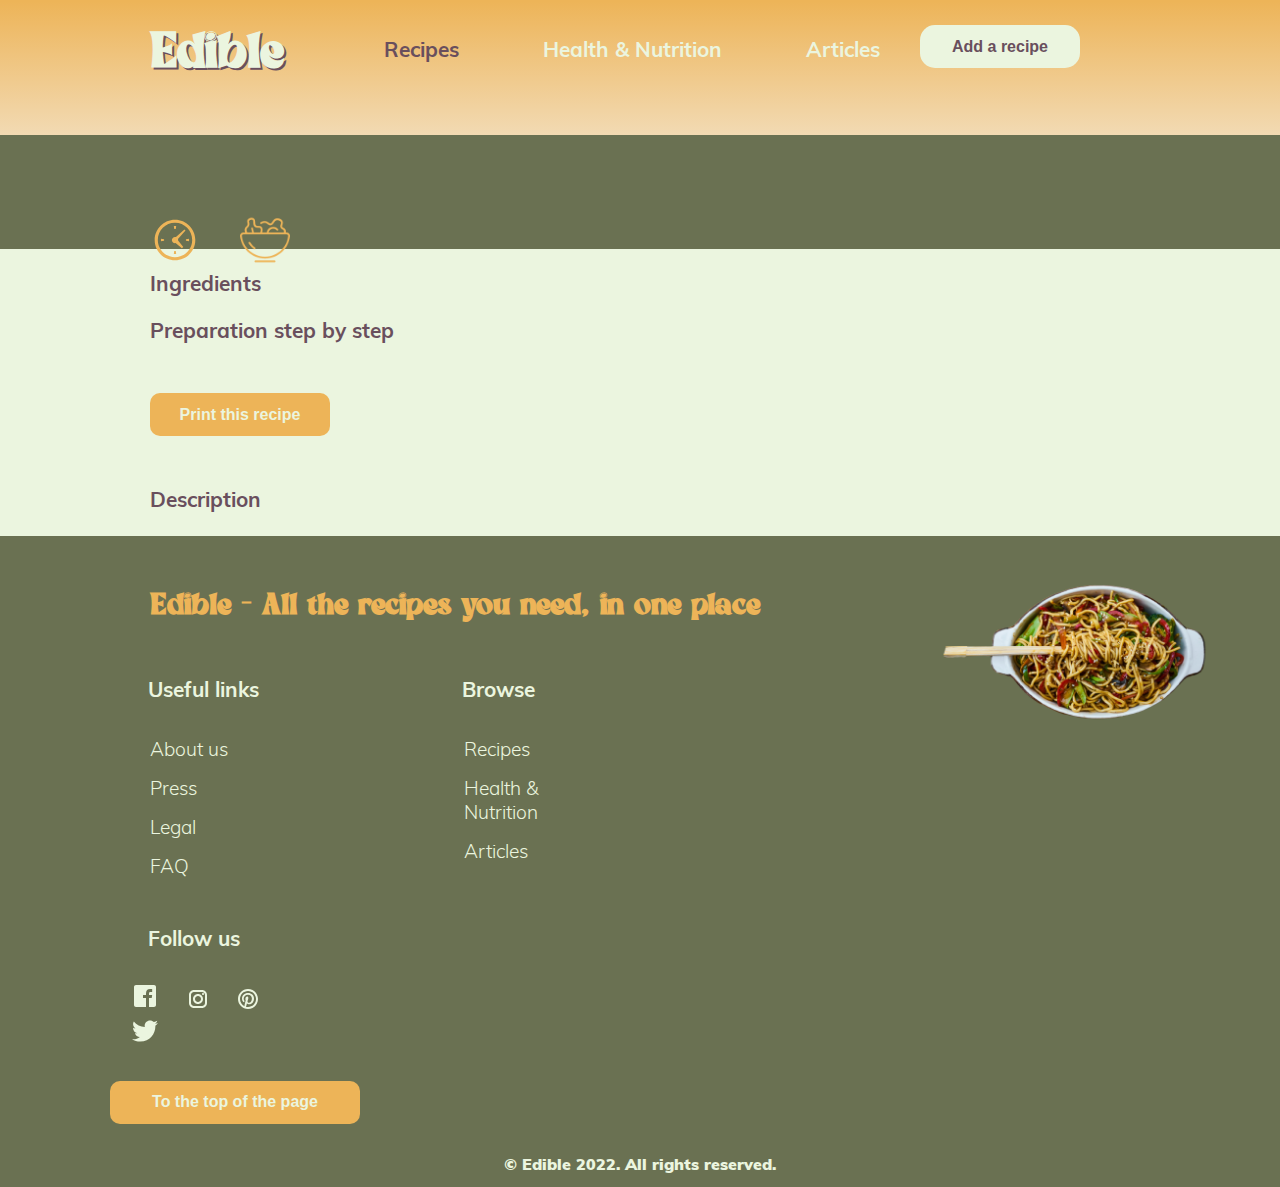
<file: Edible/recipe_single.html>
<!DOCTYPE html>
<html lang="en">

<head>
    <meta charset="UTF-8">
    <meta http-equiv="X-UA-Compatible" content="IE=edge">
    <meta name="viewport" content="width=device-width, initial-scale=1.0">
    <link rel="stylesheet" href="assets/style/style.css">
    <link rel="stylesheet" href="https://cdnjs.cloudflare.com/ajax/libs/font-awesome/6.0.0-beta3/css/all.min.css">
    <script src="assets/js/script.js" defer></script>
    <title>Recipe</title>
</head>

<body>
    <div class="hero-recipePage">
        <nav>
            <a class="logo" id="#edible" href="index.html">Edible</a>
            <div class="navdiv">
                <ul>
                    <li><a id="recipesOnpage" href="recipes.html">Recipes</a></li>
                    <li><a href="404.html">Health & Nutrition</a></li>
                    <li><a href="404.html">Articles</a></li>
                </ul>
                <form method="get" action="#">
                    <button class="addarecipe-btn" type="submit">Add a recipe</button>
                </form>
            </div>
        </nav>
    </div>
    <div class="singleRecipe-div">
        <div class="rotd-left olive">
            <h2 id="recipeName"></h2>
            <h3 class="padding" id="Author"></h3>
            <h3 class="padding" id="Date"></h3>
            <h3 class="padding" id="Difficulty"></h3>
            <h3 class="padding" id="Budget"></h3>
            <div class="rotd-icons padding">
                <img src="assets/icons/clock-sunray.svg" id="clock" style="width: 50px;" alt="Clock icon"><span
                    id="Preptime"></span><img src="assets/icons/bowl-sunray.png" id="bowl" style="width: 50px;" alt="Bowl icon">
                <span id="servingsNumber"></span>
            </div>
                    </div>
        <div class="rotd-right" id="recipe-img">
        </div>
    </div>
    <main>
        <div class="padding">
            <h3 class="weight">Ingredients</h3>
            <p id="ingredients"></p>
        </div>
        <div>
            <h3 class="padding weight">
                Preparation step by step
            </h3>
            <p id="Steps" class="prepsteps"></p>
        </div>
        <form method="get" action="404.html">
            <button class="rotd-btn print-btn" type="submit">Print this recipe</button>
        </form>
        <h3 class="h3-description padding weight">
            Description
        </h3>
        <p id="RecipeDesc" class="p-description padding"></p>
    </main>
    <footer>
        <div class="footer-container">
            <h2>
                Edible - All the recipes you need, in one place
            </h2>
            <img src="assets/images-on-home-page/footer/footer-image.png" id="footer-image" style="width: 300px;"
                alt="">
            <div class="footer-row">
                <div class="footer-col">
                    <h4>Useful links</h4>
                    <ul>
                        <li><a href="404.html">About us</a></li>
                        <li><a href="404.html">Press</a></li>
                        <li><a href="404.html">Legal</a></li>
                        <li><a href="404.html">FAQ</a></li>
                    </ul>
                </div>
                <div class="footer-col">
                    <h4>Browse</h4>
                    <ul>
                        <li><a href="recipes.html">Recipes</a></li>
                        <li><a href="404.html">Health & Nutrition</a></li>
                        <li><a href="404.html">Articles</a></li>
                    </ul>
                </div>
                <div class="footer-col">
                    <h4>Follow us</h4>
                    <div class="social-links">
                        <a href="#"><img src="assets/icons/facebook.svg" alt="Facebook icon"></a>
                        <a href="#"><img src="assets/icons/instagram.svg" alt="Instagram icon"></a>
                        <a href="#"><img src="assets/icons/pinterest.svg" alt="Pinteres icon"></a>
                        <a href="#"><img src="assets/icons/twitter.svg" alt="Twitter icon"></a>

                        <form method="get" action="#edible">
                            <button class="rotd-btn" id="footerbtn" type="submit">To the top of the page</button>
                        </form>
                    </div>
                </div>
            </div>
            <div class="copyright">
                <p>© Edible 2022. All rights reserved.</p>
            </div>
        </div>
    </footer>
</body>

</html>
</file>
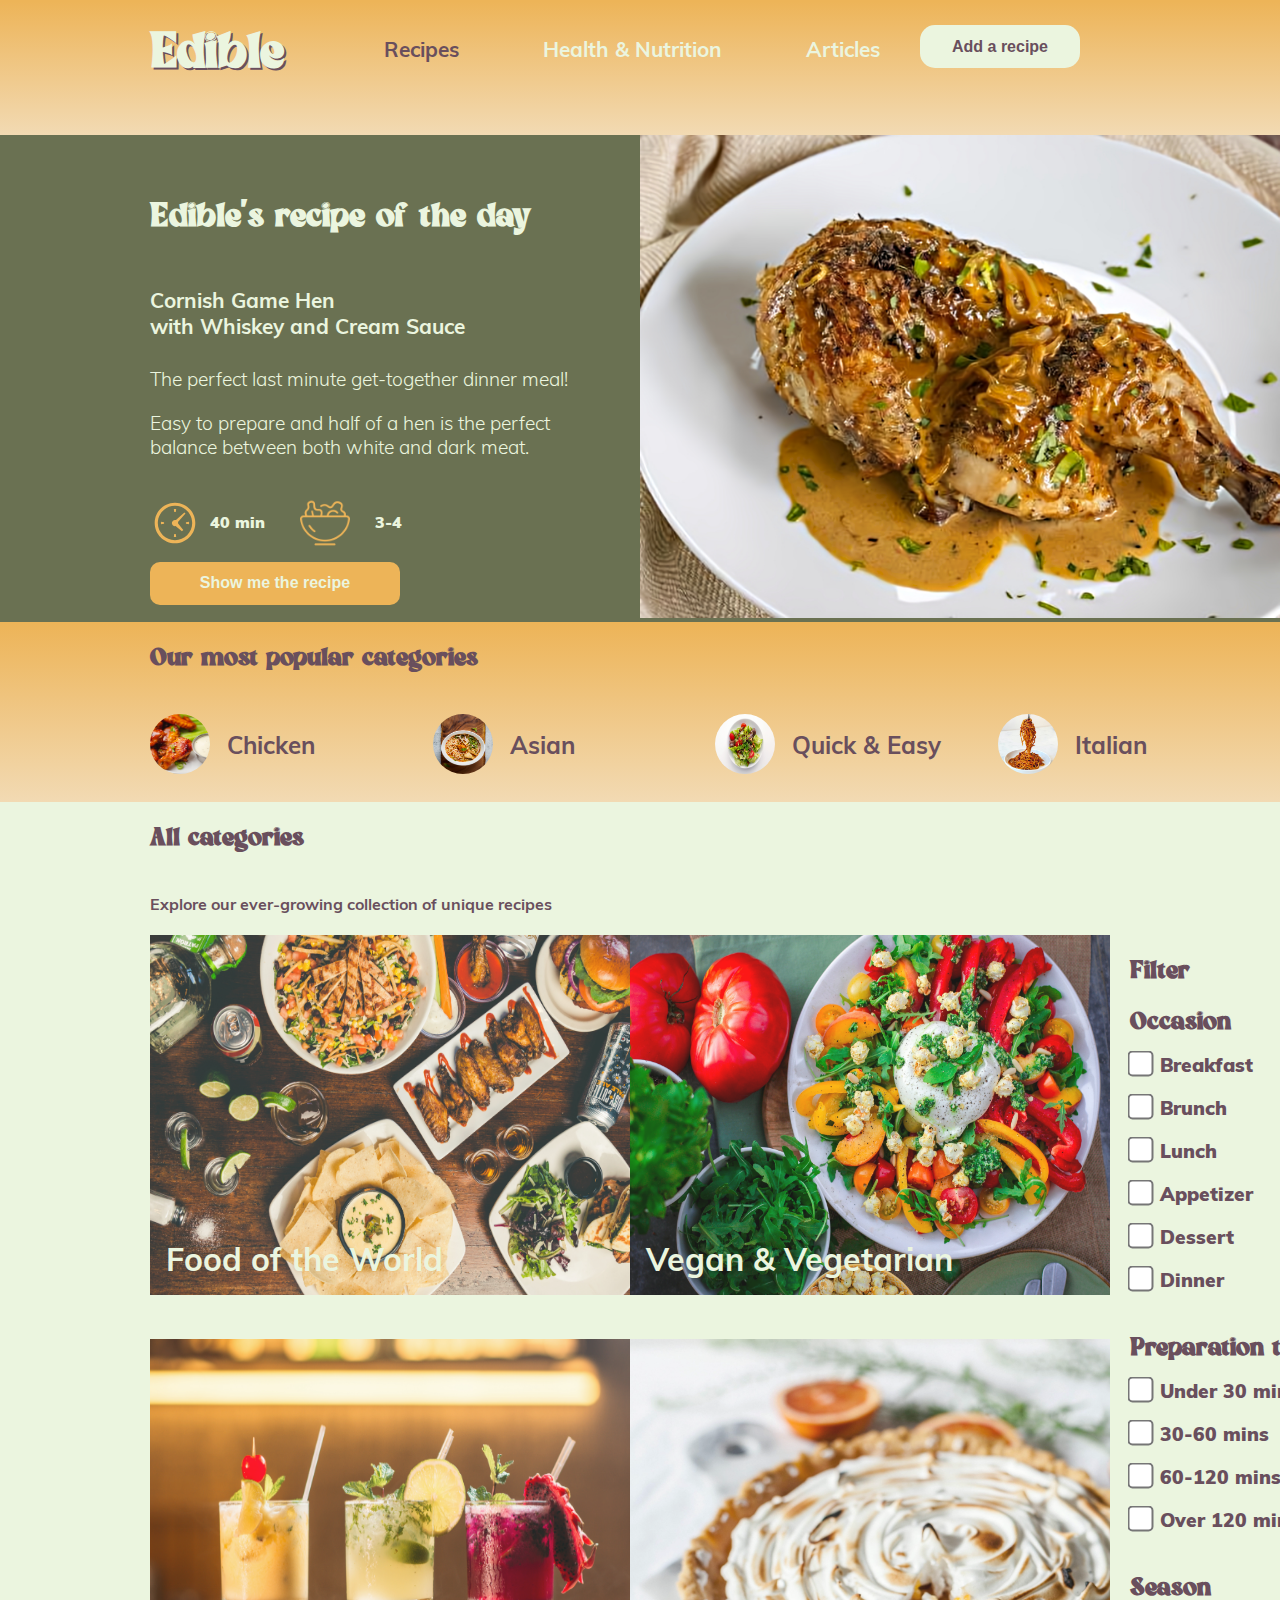
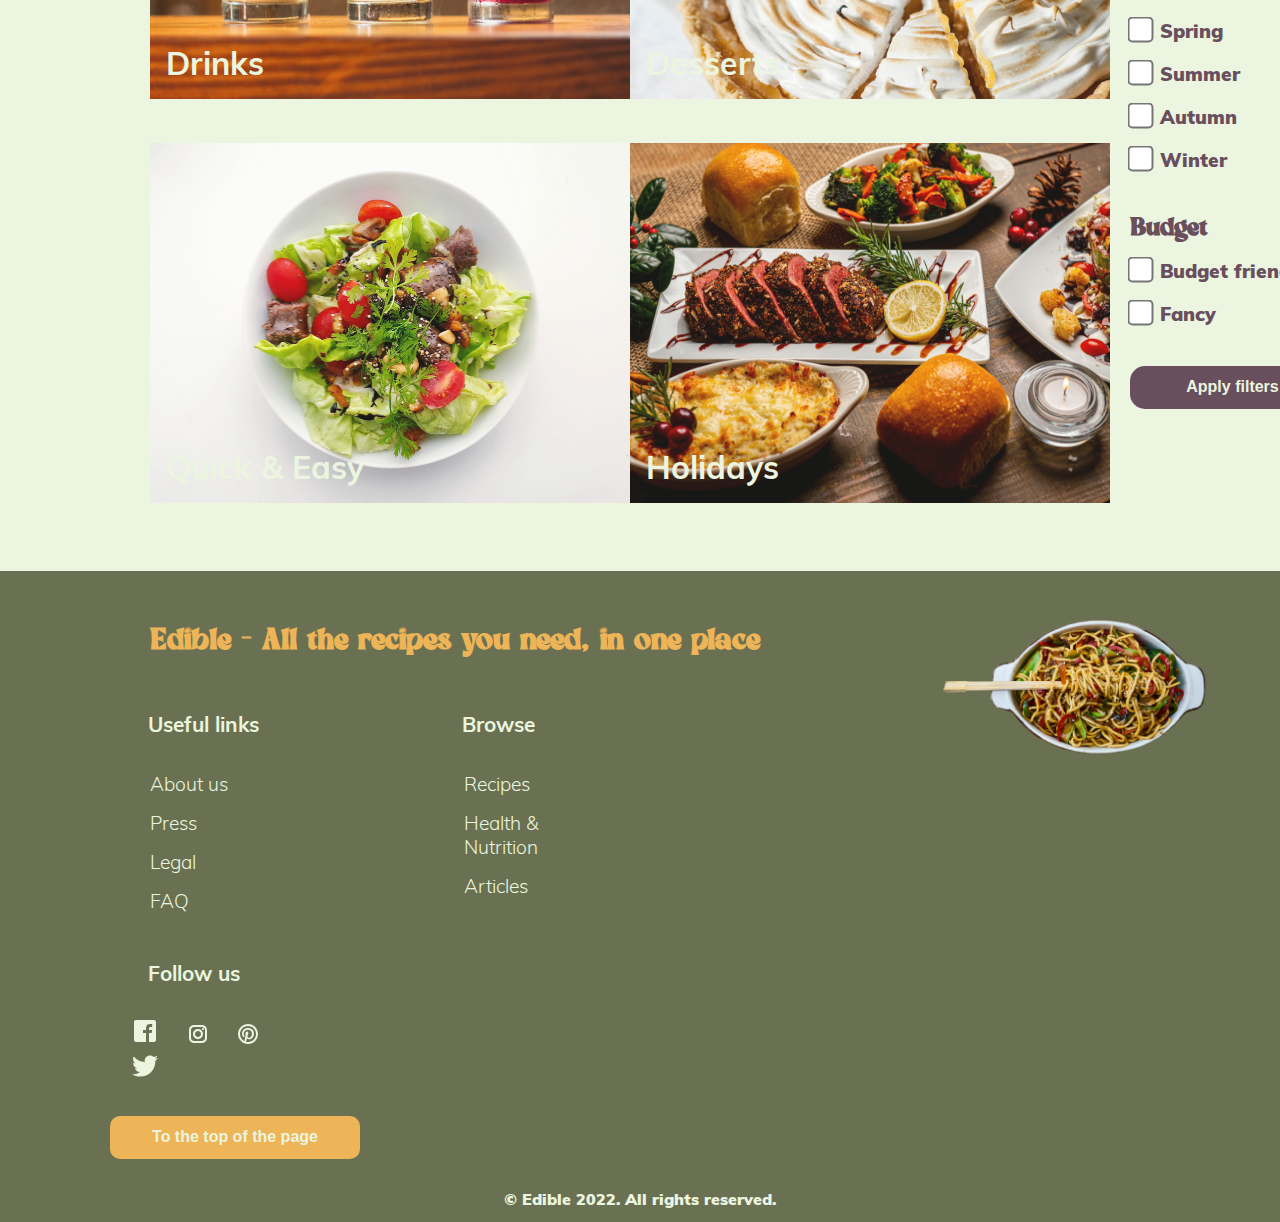
<file: Edible/recipes.html>
<!DOCTYPE html>
<html lang="en">

<head>
    <meta charset="UTF-8">
    <meta http-equiv="X-UA-Compatible" content="IE=edge">
    <meta name="viewport" content="width=device-width, initial-scale=1.0">
    <link rel="stylesheet" href="assets/style/style.css">
    <link rel="stylesheet" href="https://cdnjs.cloudflare.com/ajax/libs/font-awesome/6.0.0-beta3/css/all.min.css">
    <title>Recipes</title>
</head>

<body>
    <div class="hero-recipePage">
        <nav>
            <a class="logo" id="#edible" href="index.html">Edible</a>
            <div class="navdiv">
                <ul>
                    <li><a id="recipesOnpage" href="recipes.html">Recipes</a></li>
                    <li><a href="404.html">Health & Nutrition</a></li>
                    <li><a href="404.html">Articles</a></li>
                </ul>
                <form method="get" action="#">
                    <button class="addarecipe-btn" type="submit">Add a recipe</button>
                </form>
            </div>
        </nav>
    </div>
    <div class="rotd-div">
        <div class="rotd-left olive">
            <h2>Edible's recipe of the day</h2>
            <h4>Cornish Game Hen <br> with Whiskey and Cream Sauce</h4>
            <p class="padding">The perfect last minute get-together dinner meal!</p>
            <p class="padding">Easy to prepare and half of a hen is the perfect <br> balance between both white and
                dark meat.</p>
            <div class="rotd-icons padding">
                <img src="assets/icons/clock-sunray.svg" id="clock" style="width: 50px;" alt=""> &nbsp;40 min <img
                    src="assets/icons/bowl-sunray.png" id="bowl" style="width: 50px;" alt="">
                &nbsp;&nbsp;&nbsp;&nbsp;&nbsp;&nbsp;&nbsp;&nbsp;&nbsp;&nbsp;3-4
            </div>
            <form method="get" action="#">
                <button class="rotd-btn" type="submit">Show me the recipe</button>
            </form>
        </div>
        <div class="rotd-right">
            <img src="assets/images-on-home-page/recipe-of-the-day-section/cornish-game-hen.jpg" style="width: 50vw"
                alt="">
        </div>
    </div>
    <main>
        <div class="popularCategoriesDiv">
            <h2>
                Our most popular categories
            </h2>
            <div class="popularCategories">
                <div> <img class="roundPic" src="assets/Images/images-on-recipe-page/chicken-category.jpg"
                        style="width: 60px; height: 60px;" alt=""> <span>Chicken</span> </div>
                <div> <img class="roundPic" src="assets/Images/images-on-recipe-page/asian-category.jpg"
                        style="width: 60px; height: 60px;" alt=""> <span>Asian</span> </div>
                <div> <img class="roundPic" src="assets/Images/images-on-recipe-page/quick-and-easy-category.jpg"
                        style="width: 60px; height: 60px;" alt=""> <span>Quick & Easy</span> </div>
                <div> <img class="roundPic" src="assets/Images/images-on-recipe-page/italian-category.jpg"
                        style="width: 60px; height: 60px;" alt=""> <span>Italian</span> </div>

            </div>
        </div>
        <div class="catHead">
            <h2>
                All categories
            </h2>
            <h4>
                Explore our ever-growing collection of unique recipes
            </h4>
        </div>
        <div class="allCategories">
            <div id="filter">
                <h2>Filter</h2>
                <h2>Occasion</h2>
                <div class="checkbox">
                    <label><input type="checkbox" rel="Breakfast" /><span>Breakfast</span></label>
                </div>
                <div class="checkbox">
                    <label><input type="checkbox" rel="Brunch" /><span>Brunch</span></label>
                </div>
                <div class="checkbox">
                    <label><input type="checkbox" rel="Lunch" /><span>Lunch</span></label>
                </div>
                <div class="checkbox">
                    <label><input type="checkbox" rel="Appetizer" /><span>Appetizer</span></label>
                </div>
                <div class="checkbox">
                    <label><input type="checkbox" rel="Dessert" /><span>Dessert</span></label>
                </div>
                <div class="checkbox">
                    <label><input type="checkbox" rel="Dinner" /><span>Dinner</span></label>
                </div>
                <h2>
                    Preparation time
                </h2>
                <div class="checkbox">
                    <label><input type="checkbox" rel="" /><span>Under 30 mins</span></label>
                </div>
                <div class="checkbox">
                    <label><input type="checkbox" rel="" /><span>30-60 mins</span></label>
                </div>
                <div class="checkbox">
                    <label><input type="checkbox" rel="" /><span>60-120 mins</span></label>
                </div>
                <div class="checkbox">
                    <label><input type="checkbox" rel="" /><span>Over 120 mins</span></label>
                </div>
                <h2>
                    Season
                </h2>
                <div class="checkbox">
                    <label><input type="checkbox" rel="Spring" /><span>Spring</span></label>
                </div>
                <div class="checkbox">
                    <label><input type="checkbox" rel="Summer" /><span>Summer</span></label>
                </div>
                <div class="checkbox">
                    <label><input type="checkbox" rel="Autumn" /><span>Autumn</span></label>
                </div>
                <div class="checkbox">
                    <label><input type="checkbox" rel="Winter" /><span>Winter</span></label>
                </div>
                <h2>
                    Budget
                </h2>
                <div class="checkbox">
                    <label><input type="checkbox" rel="Budget" /><span>Budget friendly</span></label>
                </div>
                <div class="checkbox">
                    <label><input type="checkbox" rel="Fancy" /><span>Fancy</span></label>
                </div>
                <form method="get" action="#">
                    <button class="filter-btn" type="submit">Apply filters</button>
                </form>
            </div>
            <div id="cat1"><img src="assets/Images/images-on-recipe-page/food-of-the-world-category.jpg"
                    style="width:480px; height: 360px;" alt="">
                <div class="bottom-left">Food of the World</div>
            </div>
            <div id="cat2"><img src="assets/Images/images-on-recipe-page/vegan-and-vegetarian-category.jpg"
                    style="width:480px; height: 360px;" alt="">
                <div class="bottom-left">Vegan & Vegetarian</div>
            </div>
            <div id="cat3"><img src="assets/Images/images-on-recipe-page/drinks-category.jpg"
                    style="width:480px; height: 360px;" alt="">
                <div class="bottom-left">Drinks</div>
            </div>
            <div id="cat4"><img src="assets/Images/images-on-recipe-page/desserts-category.jpg"
                    style="width:480px; height: 360px;" alt="">
                <div class="bottom-left">Desserts</div>
            </div>
            <div id="cat5"><img src="assets/Images/images-on-recipe-page/quick-and-easy-category.jpg"
                    style="width:480px; height: 360px;" alt="">
                <div class="bottom-left">Quick & Easy</div>
            </div>
            <div id="cat6"><img src="assets/Images/images-on-recipe-page/holidays-category.jpg"
                    style="width:480px; height: 360px;" alt="">
                <div class="bottom-left">Holidays</div>
            </div>
        </div>
    </main>
    <footer>
        <div class="footer-container">
            <h2>
                Edible - All the recipes you need, in one place
            </h2>
            <img src="assets/images-on-home-page/footer/footer-image.png" id="footer-image" style="width: 300px;"
                alt="">
            <div class="footer-row">
                <div class="footer-col">
                    <h4>Useful links</h4>
                    <ul>
                        <li><a href="404.html">About us</a></li>
                        <li><a href="404.html">Press</a></li>
                        <li><a href="404.html">Legal</a></li>
                        <li><a href="404.html">FAQ</a></li>
                    </ul>
                </div>
                <div class="footer-col">
                    <h4>Browse</h4>
                    <ul>
                        <li><a href="recipes.html">Recipes</a></li>
                        <li><a href="404.html">Health & Nutrition</a></li>
                        <li><a href="404.html">Articles</a></li>
                    </ul>
                </div>
                <div class="footer-col">
                    <h4>Follow us</h4>
                    <div class="social-links">
                        <a href="#"><img src="assets/icons/facebook.svg" alt="Facebook icon"></a>
                        <a href="#"><img src="assets/icons/instagram.svg" alt="Instagram icon"></a>
                        <a href="#"><img src="assets/icons/pinterest.svg" alt="Pinteres icon"></a>
                        <a href="#"><img src="assets/icons/twitter.svg" alt="Twitter icon"></a>

                        <form method="get" action="#edible">
                            <button class="rotd-btn" id="footerbtn" type="submit">To the top of the page</button>
                        </form>
                    </div>
                </div>
            </div>
            <div class="copyright">
                <p>© Edible 2022. All rights reserved.</p>
            </div>
        </div>
    </footer>
</body>

</html>
</file>
<file: Edible/assets/style/style.css>
:root {
    --olive: #6a7152;
    --honeydew: #ebf5df;
    --eggplant: #694f5d;
    --sunray: #edb458;
}

@font-face {
    font-family: 'mulishblack';
    src: url(../fonts/mulish/Mulish-Black.ttf) format('truetype');
    font-weight: normal;
    font-style: normal;
}

@font-face {
    font-family: 'mulishregular';
    src: url(../fonts/mulish/Mulish-Regular.ttf) format('truetype');
    font-weight: normal;
    font-family: 'mulishblack';
    src: url(../fonts/mulish/Mulish-Bold.ttf) format('truetype');
    font-weight: bold;
    font-style: normal;
}

@font-face {
    font-family: 'mulishblack';
    src: url(../fonts/mulish/Mulish-Italic.ttf) format('truetype');
    font-weight: normal;
    font-style: italic;
}

@font-face {
    font-family: 'mulishblack';
    src: url(../fonts/mulish/Mulish-Light.ttf) format('truetype');
    font-weight: 100;
    font-style: normal;
}

@font-face {
    font-family: 'brightmelody';
    src: url(../fonts/bright-melody/brightmelodypersonaluseonly-ovogd.otf) format('opentype');
    font-weight: normal;
    font-style: normal;
}

body {
    margin: 0;
    padding: 0;
    width: 100vw;
    background-color: var(--honeydew);
    color: var(--eggplant);
    font-family: 'mulishblack';

}

main {
    margin: 0;
    padding: 0;
    width: 100vw;
}

.hero {
    background: honeydew;
    background: linear-gradient(0deg, honeydew 57%, rgba(237, 180, 88, 1) 99%);
    width: 100vw;
    height: 100vh;
}


.logo {
    text-decoration: none;
    position: relative;
    top: 25px;
    font-family: 'brightmelody';
    font-size: 2rem;
    top: 20px;
    color: #ebf5df;
    font-size: 3rem;
    padding-left: 150px;
    font-weight: 700;
    text-shadow: 2px 2px var(--eggplant);
}

.logo:visited {
    color: var(--honeydew);
}

.logo:hover {
    color: #694f5d;
    text-shadow: 0px 0px var(--eggplant);
}

.navdiv {
    display: flex;
    float: right;
    padding-top: 20px;
    padding-right: 200px;
    font-weight: 700;
    font-family: 'mulishblack';
}

.navdiv1 {
    display: flex;
    float: right;
    padding-top: 20px;
    margin-right: 200px;
    padding-right: 0;
    font-weight: 700;
    font-family: 'mulishblack';
}

nav>div>ul>li {
    list-style: none;
    display: inline;
    margin: 40px;
}

nav>div>ul>li>a {
    color: #ebf5df;
    font-size: 1.3rem;
    text-decoration: none;
}

nav>div>ul>li>a:hover {
    color: #694f5d;
    text-decoration: underline;
}

.addarecipe-btn {
    width: 160px;
    margin-top: 5px;
    height: 43px;
    background-color: #ebf5df;
    color: #694f5d;
    border-radius: 15px;
    border: #ebf5df;
    font-size: 1rem;
    font-weight: 700;
    -webkit-border-radius: 15px;
    -moz-border-radius: 15px;
    -ms-border-radius: 15px;
    -o-border-radius: 15px;
}

.addarecipe-btn:hover {
    cursor: pointer;
    border: solid;
    border-width: 2px;
    border-color: #694f5d;

}

.hero-div {
    display: flex;
    width: 100vw;
}

.hero-images {
    display: flex;
    width: 50vw;
}

.hero-text {
    margin-top: 100px;
    margin-left: 150px;
    color: #694f5d;
    width: 50vw;

}

.random-btn {
    width: 250px;
    height: 43px;
    font-size: 1rem;
    background-color: #edb458;
    color: #ebf5df;
    border: none;
    border-radius: 10px;
    -webkit-border-radius: 10px;
    -moz-border-radius: 10px;
    -ms-border-radius: 10px;
    -o-border-radius: 10px;
    font-weight: 700;

}

.random-btn:hover {
    cursor: pointer;
    border: solid;
    border-width: 2px;
    border-color: #ebf5df;
}

#heroimage1 {
    position: relative;
    left: 100px;
    transform: rotate(-60deg);
    -webkit-transform: rotate(-60deg);
    -moz-transform: rotate(-60deg);
    -ms-transform: rotate(-60deg);
    -o-transform: rotate(-60deg);
    left: 200px;
    top: -50px;

}

#heroimage2 {
    width: 243px;
    height: 195px;
    position: relative;
    float: right;
    right: 350px;
    top: 50px;
}

#heroimage3 {
    width: 350px;
    height: 350px;
    position: relative;
    right: 700px;
    top: 200px;
}

h1 {
    font-size: 2rem;
    font-family: 'brightmelody';
}

h2 {
    margin-left: 150px;
    font-family: 'brightmelody';

}

h3 {
    font-size: 1.3rem;
    font-weight: 100;

}

h4 {
    margin-left: 150px;
}

.easter-div {
    background: #f1fff0;
    height: 20vh;
    width: 100vw;
    display: inline-block;
}

.easter-btn {
    position: relative;
    float: right;
    top: -60px;
    right: 150px;
    height: 43px;
    width: 300px;
    background-color: var(--olive);
    color: var(--honeydew);
    border-radius: 15px;
    border: #ebf5df;
    font-size: 1rem;
    font-weight: 700;
    -webkit-border-radius: 15px;
    -moz-border-radius: 15px;
    -ms-border-radius: 15px;
    -o-border-radius: 15px;
}

.easter-btn:hover {
    cursor: pointer;
    border: solid 2px var(--honeydew);
}

.easter-grid-container {
    display: grid;
    grid-template-rows: auto auto;
    grid-template-columns: 1fr 1fr 1fr;
    gap: 0;
    padding-right: 100px;
}

.space-section {
    padding-left: 150px;
    margin-right: 0;
    height: 60vh;
    background: rgb(237, 180, 88);
    background: linear-gradient(0deg, rgba(237, 180, 88, 1) 0%, #f1fff0 59%);
}

article>a {
    text-decoration: none;
    color: black;
    font-size: 1.5rem;
    text-decoration: underline;
}

article>p {
    font-size: 1rem;
}

.rotd-div {
    display: grid;
    grid-template-rows: auto auto;
    grid-template-columns: 1fr 1fr;
}

.padding {
    padding-left: 150px;
}

.rotd-left {
    background-color: #ebf5df;
}

.rotd-left>h2 {
    margin-top: 60px;
    font-size: 2rem;
}

.rotd-left>h4 {
    margin-top: 50px;
    font-size: 1.3rem;
}

.rotd-left>p {
    margin-top: 20px;
    font-size: 1.2rem;
    font-weight: 300;
}

#clock {
    position: relative;
    top: 20px;
}

#bowl {
    position: relative;
    top: 20px;
    left: 30px;
}

.rotd-btn {
    width: 250px;
    height: 43px;
    font-size: 1rem;
    background-color: #edb458;
    color: #ebf5df;
    border: none;
    border-radius: 10px;
    -webkit-border-radius: 10px;
    -moz-border-radius: 10px;
    -ms-border-radius: 10px;
    -o-border-radius: 10px;
    font-weight: 700;
    position: relative;
    left: 150px;
    top: 30px;
    cursor: pointer;


}

.rotd-btn:hover {
    border: solid 2px var(--honeydew);
}

.article-div {
    background: #edb458;
    height: 20vh;
    width: 100%;
    display: inline-block;
}

article>a {
    text-decoration: none;
    color: #694f5d;
}

article>a:hover {
    text-decoration: underline var(--sunray);
}

.article-div>h2 {
    margin-top: 50px;
}

.article-div>button {
    margin-top: 50px;
}

.article-section {
    padding-left: 150px;
    margin-right: 0;
    height: 60vh;
    background: rgb(237, 180, 88);
    background: linear-gradient(180deg, rgba(237, 180, 88, 1) 0%, rgba(235, 245, 223, 1) 59%);
}

.newsletter-div {
    height: 40vh;
    width: 100vw;
    padding-top: 100px;
    display: grid;
    grid-template-columns: 1fr 1fr;
    grid-template-rows: auto;
    background-color: #ebf5df;
}

.newsletter-left>p {
    width: 400px;
    font-size: 1.2rem;
    font-weight: 300;
}

.newsletter-form {
    background-color: #ebf5df;
    padding-left: 50px;
}

input[type=text] {
    width: 70%;
    padding: 12px;
    margin: 8px 0;
    display: inline-block;
    border: 1px solid;
    border-radius: 10px;
    box-sizing: border-box;
    background-color: #ebf5df;
    -webkit-border-radius: 10px;
    -moz-border-radius: 10px;
    -ms-border-radius: 10px;
    -o-border-radius: 10px;
}

input[type=submit] {
    margin-top: 40px;
    width: 350px;
    height: 43px;
    font-size: 1rem;
    background-color: #edb458;
    color: #ebf5df;
    border: none;
    border-radius: 10px;
    -webkit-border-radius: 10px;
    -moz-border-radius: 10px;
    -ms-border-radius: 10px;
    -o-border-radius: 10px;
    font-weight: 700;
}

input[type=submit]:hover {
    cursor: pointer;
    border: 2px solid var(--honeydew);
}

input[type=checkbox] {
    display: block;
}

#cb-span {
    display: block;
    width: 500px;
}

.vidHeader {
    margin-top: 100px;
}

.videoDiv {
    background-color: #ebf5df;
    padding-left: 150px;
    margin-right: 0;
    height: 60vh;
}

.addrecipe-div {
    height: 80vh;
    display: grid;
    grid-template-rows: auto;
    grid-template-columns: 1fr 1fr;
    background-color: #edb458;
    font-weight: 300;
}

.ar-left {
    font-size: 1.2rem;
    margin-top: 100px;
}

.lightcolor {
    color: #ebf5df
}

.youtubeVid {
    background-color: #ebf5df;
    height: 100vh;
}

.youtubeInner {
    float: left;
}

#footer-image {
    position: relative;
    float: right;
    top: -100px;
    right: 60px;
}

.footer-container>h2 {
    padding-top: 50px;
    color: var(--sunray);
}

.footer-container {
    width: 100vw;
    height: fit-content;
    background-color: #6a7152;
    margin: auto;
    color: #ebf5df;
    font-size: 1.2rem;
}

.footer-row {
    margin-left: 100px;
    display: flex;
    flex-wrap: wrap;
}

.footer-col ul {
    list-style-type: none;
}

.footer-col a {
    text-decoration: none;
}

.footer {
    background-color: #2F2220;
    padding: 30px 0;
}

.footer-col {
    width: 22%;
    padding-right: 110px;
    padding-left: 10px;
}

.footer-col h4 {
    font-weight: 600;
    font-size: 1.3rem;
    margin-left: 38px;
    color: var(--honeydew);
    margin-bottom: 30px;
    position: relative;
}

.footer-col ul li:not(:last-child) {
    margin-bottom: 10px;
}

.footer-col ul li a {
    font-weight: 200;
    font-size: 1.2rem;
    color: var(--honeydew);
    text-decoration: none;
    display: block;
    transition: all 0.3s ease;
    padding-top: 5px;
}

footer ul li a:hover {
    text-decoration: underline;
}

.social-links>a {
    padding-left: 20px;
}

.copyright {
    font-size: 1rem;
    width: 100vw;
    height: 30px;
    text-align: center;
    padding-bottom: 3px;
    margin-top: 60px;
}

#footerbtn {
    position: relative;
    left: 0px;
}

#footerbtn:hover {
    border: solid 2px var(--honeydew);
}

/* RECIPE PAGE */

.olive {
    background-color: #6a7152;
    color: #ebf5df;
}

.hero-recipePage {
    background: honeydew;
    background: linear-gradient(0deg, rgb(242, 218, 179) 0%, rgba(237, 180, 88, 1) 99%);
    width: 100vw;
    height: 15vh;
}

.popularCategoriesDiv {
    background: honeydew;
    background: linear-gradient(0deg, rgb(242, 218, 179) 0%, rgba(237, 180, 88, 1) 99%);
    height: 20vh;
    display: grid;
}

.popularCategories {
    display: grid;
    grid-template-columns: 1fr 1fr 1fr 1fr;
    grid-template-rows: auto;
    padding-left: 150px;
    font-size: 1.5rem;
}

.popularCategories>div>span {
    position: relative;
    top: -20px;
    left: 10px;
    font-weight: 700;
    cursor: pointer;
}

.roundPic {
    border-radius: 50%;
    -moz-border-radius: 50%;
    -ms-border-radius: 50%;
    -o-border-radius: 50%;
    -webkit-border-radius: 50%;
    cursor: pointer;
}

.catHead {
    display: grid;
    background-color: #ebf5df;

}

.allCategories {
    display: grid;
    grid-template-columns: 1fr 1fr .8fr;
    grid-template-rows: 1fr 1fr 1fr;
    grid-template-areas:
        "cat1 cat2 filter"
        "cat3 cat4 filter"
        "cat5 cat6 filter";
    background-color: #ebf5df;
    padding-left: 150px;

}

.allCategories>div>img {
    opacity: 0.9;
}

.allCategories>div>img:hover+.bottom-left {
    font-size: 2.2rem;
}

.bottom-left {
    position: relative;
    bottom: 60px;
    left: 16px;
    font-size: 2rem;
    font-weight: 700;
    color: #ebf5df;
}

#filter {
    grid-area: filter;
    background-color: #ebf5df;
    color: #694f5d;
    font-size: 1rem;
}

#filter>h2 {
    margin-left: 20px;
}

.checkbox {
    margin-left: 20px;
}

input[type=checkbox] {
    /* Double-sized Checkboxes */
    -ms-transform: scale(2);
    /* IE */
    -moz-transform: scale(2);
    /* FF */
    -webkit-transform: scale(2);
    /* Safari and Chrome */
    -o-transform: scale(2);
    /* Opera */
    transform: scale(2);
}

.checkbox>label>span {
    position: relative;
    left: 30px;
    bottom: 20px;
    font-size: 1.2rem;
    font-weight: 500;
}

.filter-btn {
    width: 205px;
    margin-top: 20px;
    margin-left: 20px;
    height: 43px;
    background-color: #694f5d;
    color: #ebf5df;
    border-radius: 15px;
    border: #ebf5df;
    font-size: 1rem;
    font-weight: 700;
    -webkit-border-radius: 15px;
    -moz-border-radius: 15px;
    -ms-border-radius: 15px;
    -o-border-radius: 15px;
}

#cat1 {
    grid-area: cat1;
}

#cat2 {
    grid-area: cat2;
}

#cat3 {
    grid-area: cat3;
}

#cat4 {
    grid-area: cat4;
}

#cat5 {
    grid-area: cat5;
}

#cat6 {
    grid-area: cat6;
}

#recipesOnpage {
    color: var(--eggplant);
}

#articlesOnpage {
    color: var(--eggplant);
}


/* ERROR PAGE */

#errorImage1 {
    position: relative;
    right: 250px;
    width: 450px;
}

#errorImage2 {
    position: relative;
    right: 350px;
    top: 200px;
}


/* SINGLE RECIPE PAGE */

.prepsteps{
    font-weight: 100;
    padding-left: 150px;
}

.print-btn{
    width: 180px;
}

.h3-description{
    margin-top: 80px;
}

.p-description{
    font-weight: 300;
    width: 35vw;
}

#Preptime{
   padding-left: 10px;
}

#servingsNumber{
    padding-left: 35px;
}

#ingredients{
    white-space: pre;
    font-weight: 100;
}

.weight{
    font-weight: 600;
}

#Steps{
    white-space: pre-wrap;
    width: 35vw;
}

.singleRecipe-div {
    display: grid;
    grid-template-rows: auto;
    grid-template-columns: 1fr 1fr;
}

.rotd-right{
    background-color: #6a7152;
}

.rc-div {
    height: 10vh;
    width: 100vw;
    display: inline-block;
}

.bg-div {
    padding-left: 150px;
    margin-right: 0;
    margin-top: 0;
    padding-bottom: 30px;
    background: rgb(237, 180, 88);
    background: linear-gradient(0deg, #f1fff0 0%, rgba(237, 180, 88, 1) 59%);
}

.rc-div h2{
    margin-left: 50px;
}

.img-rc{
    height: 820px;
    width: 100vw;
    padding: 0;
    margin: 0;
}
</file>
